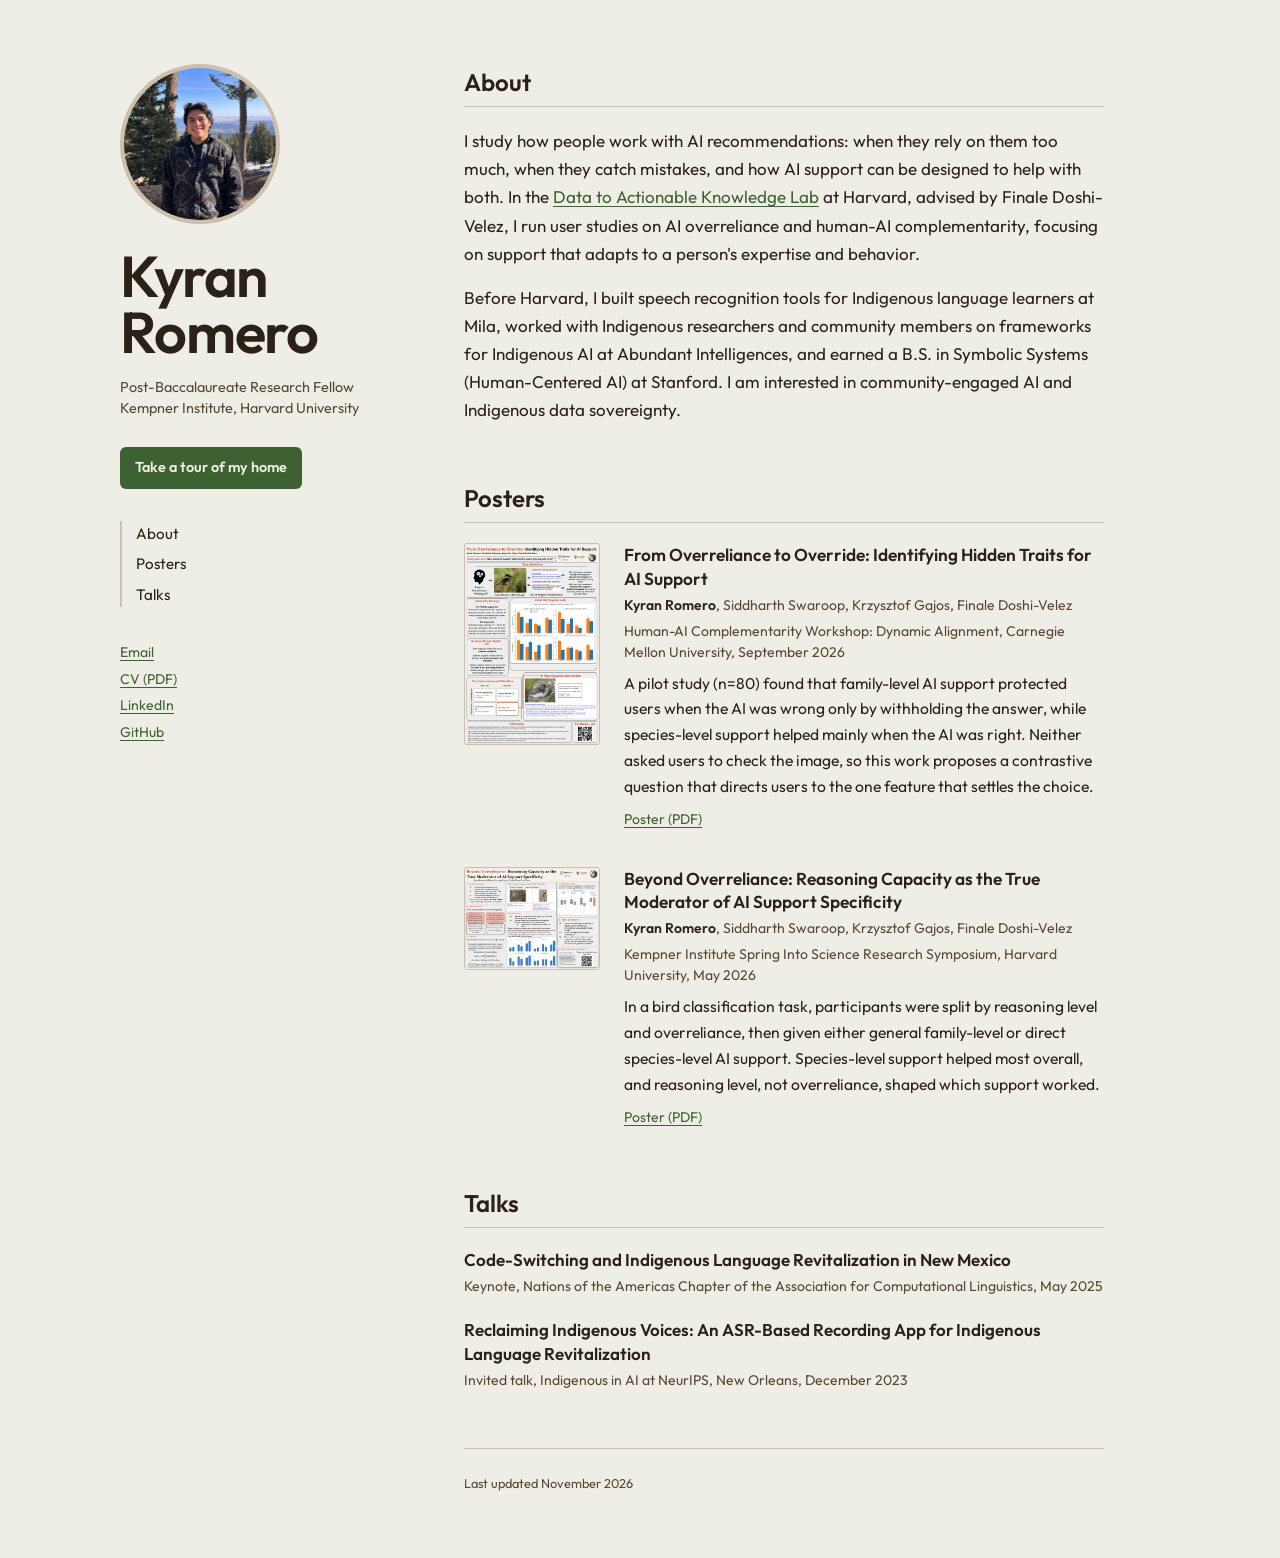
<file: index.html>
<!DOCTYPE html>
<html lang="en">
<head>
  <meta charset="utf-8">
  <meta name="viewport" content="width=device-width, initial-scale=1">
  <title>Kyran Romero</title>
  <meta name="description" content="Kyran Romero studies AI overreliance and human-AI complementarity at Harvard's Kempner Institute.">
  <link rel="preconnect" href="https://fonts.googleapis.com">
  <link rel="preconnect" href="https://fonts.gstatic.com" crossorigin>
  <link href="https://fonts.googleapis.com/css2?family=Outfit:wght@400;600&display=swap" rel="stylesheet">
  <link rel="stylesheet" href="styles.css">
</head>
<body>
  <!-- Decorative wandering cows in the side margins (wide screens only). See cows.js -->
  <div id="pasture" aria-hidden="true"></div>
  <div class="page">

    <!-- ===== Sidebar: name, role, links ===== -->
    <header class="sidebar">
      <img class="headshot" src="assets/headshot.jpg" alt="Kyran Romero" onerror="this.remove()">
      <h1 class="name">Kyran Romero</h1>
      <p class="role">Post-Baccalaureate Research Fellow<br>Kempner Institute, Harvard University</p>
      <a class="tour-button" href="tour.html">Take a tour of my home</a>

      <nav class="nav" aria-label="Sections">
        <a href="#about">About</a>
        <!-- <a href="#papers">Papers</a> -->
        <a href="#posters">Posters</a>
        <a href="#talks">Talks</a>
      </nav>

      <ul class="links">
        <li><a href="#" id="email-link">Email</a></li>
        <li><a href="assets/Kyran_Romero_CV.pdf">CV (PDF)</a></li>
        <li><a href="https://linkedin.com/in/kyran-romero">LinkedIn</a></li>
        <li><a href="https://github.com/kyranr07">GitHub</a></li>
        <!-- <li><a href="https://scholar.google.com/citations?user=YOUR-ID">Google Scholar</a></li> -->
      </ul>
    </header>

    <main class="content">

      <!-- ===== About ===== -->
      <section id="about">
        <h2>About</h2>
        <p>
          I study how people work with AI recommendations: when they rely on them too much, when
          they catch mistakes, and how AI support can be designed to help with both. In the
          <a href="https://dtak.github.io/">Data to Actionable Knowledge Lab</a> at Harvard, advised by
          Finale Doshi-Velez, I run user studies on AI overreliance and human-AI complementarity,
          focusing on support that adapts to a person's expertise and behavior.
        </p>
        <p>
          Before Harvard, I built speech recognition tools for Indigenous language learners at Mila,
          worked with Indigenous researchers and community members on frameworks for Indigenous AI
          at Abundant Intelligences, and earned a B.S. in Symbolic Systems (Human-Centered AI) at
          Stanford. I am interested in community-engaged AI and Indigenous data sovereignty.
        </p>
      </section>

      <!-- ===== Papers ===== -->
      <!-- <section id="papers">
        <h2>Papers</h2>
        <p class="empty">Papers will be listed here as they are published.</p> -->

        <!--
          TO ADD A PAPER: delete the "empty" line above, then copy this block.
          Newest first. Put PDFs in assets/papers/.

        <article class="entry">
          <h3 class="entry-title">Paper title goes here</h3>
          <p class="entry-authors"><strong>Kyran Romero</strong>, Coauthor Name, Finale Doshi-Velez</p>
          <p class="entry-venue">Venue name, 2027</p>
          <p class="entry-links">
            <a href="assets/papers/your-paper.pdf">PDF</a>
            <a href="https://arxiv.org/abs/XXXX.XXXXX">arXiv</a>
            <a href="https://github.com/YOUR-USERNAME/your-repo">Code</a>
          </p>
        </article>
        -->
      </section>

      <!-- ===== Posters ===== -->
      <section id="posters">
        <h2>Posters</h2>

        <!--
          TO ADD A POSTER: copy one <article class="poster"> block.
          Put the PDF and a PNG preview in assets/posters/ using the same base name.
          If the preview image is missing, it hides itself.
        -->

        <article class="poster">
          <a class="poster-thumb" href="assets/posters/2026-cmu-verification-override.pdf">
            <img src="assets/posters/2026-cmu-verification-override.png"
                 alt="Poster: From Overreliance to Override"
                 loading="lazy" onerror="this.parentElement.remove()">
          </a>
          <div class="poster-body">
            <h3 class="entry-title">From Overreliance to Override: Identifying Hidden Traits for AI Support</h3>
            <p class="entry-authors"><strong>Kyran Romero</strong>, Siddharth Swaroop, Krzysztof Gajos, Finale Doshi-Velez</p>
            <p class="entry-venue">Human-AI Complementarity Workshop: Dynamic Alignment, Carnegie Mellon University, September 2026</p>
            <p class="entry-summary">
              A pilot study (n=80) found that family-level AI support protected users when the AI was
              wrong only by withholding the answer, while species-level support helped mainly when the
              AI was right. Neither asked users to check the image, so this work proposes a contrastive
              question that directs users to the one feature that settles the choice.
            </p>
            <p class="entry-links"><a href="assets/posters/2026-cmu-verification-override.pdf">Poster (PDF)</a></p>
          </div>
        </article>

        <article class="poster">
          <a class="poster-thumb" href="assets/posters/2026-kempner-cognitive-differences.pdf">
            <img src="assets/posters/2026-kempner-cognitive-differences.png"
                 alt="Poster: Beyond Overreliance"
                 loading="lazy" onerror="this.parentElement.remove()">
          </a>
          <div class="poster-body">
            <h3 class="entry-title">Beyond Overreliance: Reasoning Capacity as the True Moderator of AI Support Specificity</h3>
            <p class="entry-authors"><strong>Kyran Romero</strong>, Siddharth Swaroop, Krzysztof Gajos, Finale Doshi-Velez</p>
            <p class="entry-venue">Kempner Institute Spring Into Science Research Symposium, Harvard University, May 2026</p>
            <p class="entry-summary">
              In a bird classification task, participants were split by reasoning level and overreliance,
              then given either general family-level or direct species-level AI support. Species-level
              support helped most overall, and reasoning level, not overreliance, shaped which support
              worked.
            </p>
            <p class="entry-links"><a href="assets/posters/2026-kempner-cognitive-differences.pdf">Poster (PDF)</a></p>
          </div>
        </article>
      </section>

      <!-- ===== Talks ===== -->
      <section id="talks">
        <h2>Talks</h2>
        <ul class="talks">
          <li>
            <span class="talk-title">Code-Switching and Indigenous Language Revitalization in New Mexico</span>
            <span class="talk-meta">Keynote, Nations of the Americas Chapter of the Association for Computational Linguistics, May 2025</span>
          </li>
          <li>
            <span class="talk-title">Reclaiming Indigenous Voices: An ASR-Based Recording App for Indigenous Language Revitalization</span>
            <span class="talk-meta">Invited talk, Indigenous in AI at NeurIPS, New Orleans, December 2023</span>
          </li>
        </ul>
      </section>

      <footer class="footer">
        <p>Last updated November 2026</p>
      </footer>
    </main>
  </div>
  <script>
    document.getElementById('email-link').addEventListener('click', function (e) {
      e.preventDefault();
      var addr = ['kromero', 'fas.harvard.edu'].join('@');
      this.textContent = addr;
      this.href = 'mailto:' + addr;
      window.location.href = this.href;
    });
  </script>
  <script src="cows.js"></script>
</body>
</html>
</file>
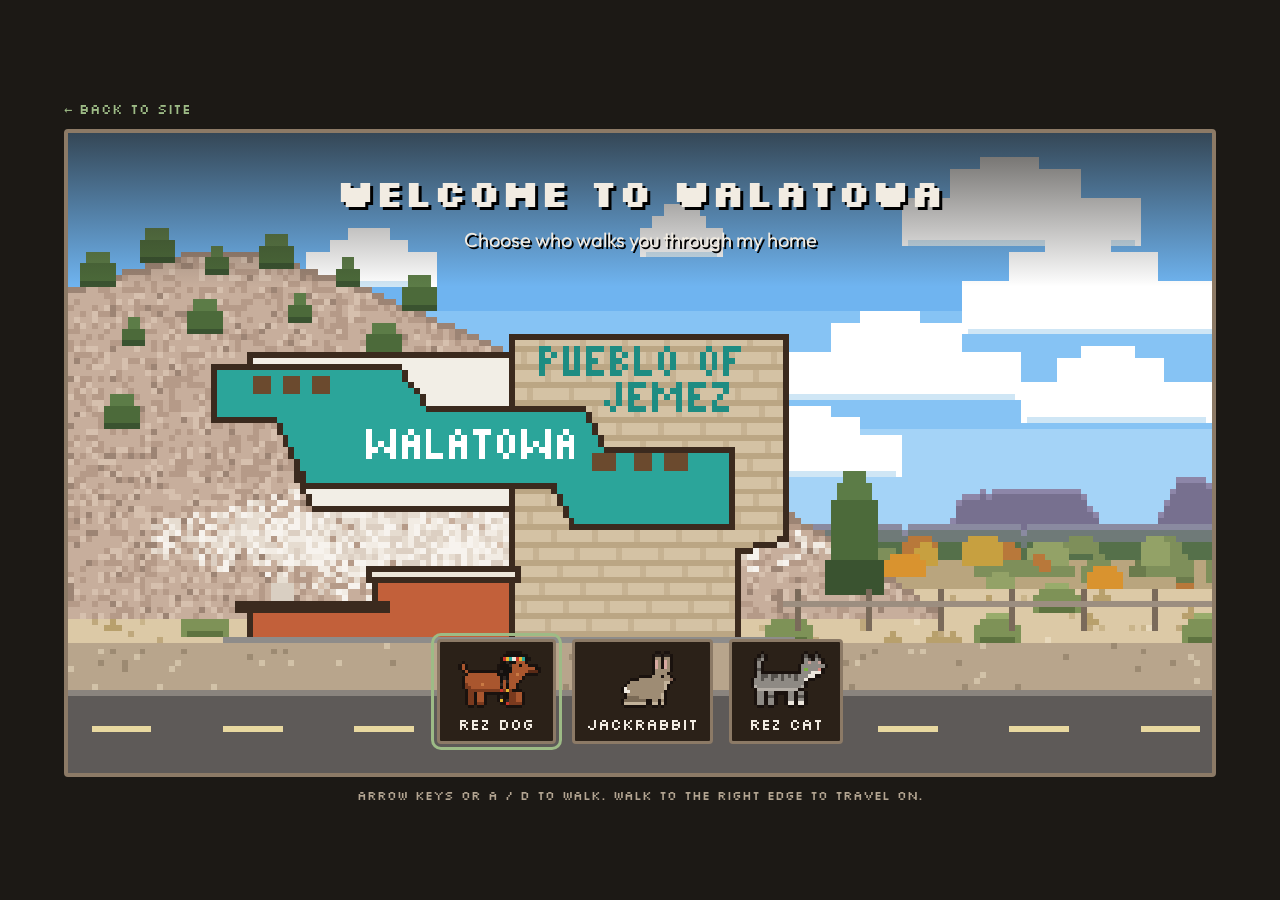
<file: tour.html>
<!DOCTYPE html>
<html lang="en">
<head>
  <meta charset="utf-8">
  <meta name="viewport" content="width=device-width, initial-scale=1, viewport-fit=cover">
  <title>A Tour of My Home</title>
  <meta name="description" content="A pixel-art walk through Jemez Pueblo, New Mexico.">
  <link rel="preconnect" href="https://fonts.googleapis.com">
  <link rel="preconnect" href="https://fonts.gstatic.com" crossorigin>
  <link href="https://fonts.googleapis.com/css2?family=Silkscreen:wght@400;700&family=Outfit:wght@400;600&display=swap" rel="stylesheet">
  <style>
    :root {
      --bg: #1C1915;
      --ink: #F2ECE2;
      --muted: #B3A592;
      --accent: #9DBB86;
      --panel: #2B2118;
      --panel-edge: #8C7A66;
      color-scheme: dark;
    }
    * { box-sizing: border-box; }
    html, body { margin: 0; height: 100%; }
    body {
      background: var(--bg);
      color: var(--ink);
      font-family: "Outfit", system-ui, sans-serif;
      display: flex;
      flex-direction: column;
      align-items: center;
      justify-content: center;
      min-height: 100vh;
      padding: env(safe-area-inset-top, 0px) 16px env(safe-area-inset-bottom, 0px);
      -webkit-user-select: none;
      user-select: none;
    }
    a { color: var(--accent); }
    a:focus-visible, button:focus-visible { outline: 3px solid var(--accent); outline-offset: 3px; }

    .topbar {
      width: 100%;
      max-width: var(--stage-w, 1152px);
      display: flex;
      justify-content: space-between;
      align-items: center;
      gap: 1rem;
      padding: 12px 0;
      font-family: "Silkscreen", monospace;
      font-size: 0.85rem;
    }
    .topbar a { text-decoration: none; }
    .place { color: var(--muted); }

    .stage {
      position: relative;
      width: var(--stage-w, 1152px);
      height: var(--stage-h, 648px);
      border: 4px solid var(--panel-edge);
      border-radius: 4px;
      overflow: hidden;
      background: #000;
    }
    canvas {
      display: block;
      width: 100%;
      height: 100%;
      image-rendering: pixelated;
      image-rendering: crisp-edges;
    }

    /* overlays */
    .layer { position: absolute; inset: 0; display: none; }
    .layer.show { display: flex; }

    .title {
      flex-direction: column;
      align-items: center;
      justify-content: space-between;
      padding: 3% 0 2.5%;
      text-align: center;
      background: linear-gradient(to bottom, rgba(28,25,21,0.7), rgba(28,25,21,0) 24%);
    }
    .title h1 {
      font-family: "Silkscreen", monospace;
      font-weight: 700;
      font-size: max(13px, calc(var(--u) * 3.4));
      margin: 0 0 0.25em;
      text-shadow: 3px 3px 0 #000;
    }
    .title p { margin: 0; font-size: max(10px, calc(var(--u) * 1.75)); text-shadow: 2px 2px 0 #000; }
    .pick { display: flex; gap: calc(var(--u) * 1.4); justify-content: center; }
    .pick button {
      font-family: "Silkscreen", monospace;
      font-size: max(10px, calc(var(--u) * 1.4));
      color: var(--ink);
      background: var(--panel);
      border: 3px solid var(--panel-edge);
      border-radius: 4px;
      padding: calc(var(--u) * 0.8) calc(var(--u) * 1) calc(var(--u) * 0.6);
      cursor: pointer;
      display: flex;
      flex-direction: column;
      align-items: center;
      gap: calc(var(--u) * 0.4);
      min-width: 6.5em;
    }
    .pick button:hover, .pick button[aria-pressed="true"] { border-color: var(--accent); background: #3A2E22; }
    .pick canvas { width: auto; height: max(20px, calc(var(--u) * 5)); }

    .card {
      position: absolute;
      top: 4%;
      left: 50%;
      transform: translateX(-50%);
      width: min(78%, 34rem);
      background: var(--panel);
      border: 3px solid var(--panel-edge);
      border-radius: 4px;
      padding: calc(var(--u) * 1.2) calc(var(--u) * 1.6);
      box-shadow: 4px 4px 0 rgba(0,0,0,0.45);
      display: none;
    }
    .card.show { display: block; }
    .card h2 {
      font-family: "Silkscreen", monospace;
      font-size: max(11px, calc(var(--u) * 1.9));
      margin: 0 0 0.35em;
      color: #E8C672;
    }
    .card p { margin: 0; font-size: max(10px, calc(var(--u) * 1.6)); line-height: 1.4; }

    .curtain {
      align-items: center;
      justify-content: center;
      background: var(--bg);
      font-family: "Silkscreen", monospace;
      font-size: max(13px, calc(var(--u) * 3));
      text-align: center;
      padding: 1rem;
      opacity: 0;
      transition: opacity 0.3s steps(4, end);
    }
    .curtain.show { opacity: 1; }

    .end {
      flex-direction: column;
      align-items: center;
      justify-content: center;
      gap: calc(var(--u) * 1.6);
      text-align: center;
      background: rgba(28,25,21,0.78);
      padding: 1rem;
    }
    .end h2 { font-family: "Silkscreen", monospace; font-size: max(13px, calc(var(--u) * 3)); margin: 0; }
    .end p { margin: 0; max-width: 30rem; font-size: max(10px, calc(var(--u) * 1.7)); }
    .btns { display: flex; gap: 12px; flex-wrap: wrap; justify-content: center; }
    .btn {
      font-family: "Silkscreen", monospace;
      font-size: max(10px, calc(var(--u) * 1.5));
      color: var(--ink);
      background: var(--panel);
      border: 3px solid var(--panel-edge);
      border-radius: 4px;
      padding: calc(var(--u) * 0.8) calc(var(--u) * 1.4);
      cursor: pointer;
      text-decoration: none;
    }
    .btn:hover { border-color: var(--accent); }

    .hint {
      font-family: "Silkscreen", monospace;
      font-size: 0.8rem;
      color: var(--muted);
      padding: 10px 0;
      text-align: center;
    }

    /* touch controls */
    .pad { display: none; gap: 16px; padding: 12px 0; }
    .pad button {
      font-family: "Silkscreen", monospace;
      font-size: 1.4rem;
      width: 72px; height: 56px;
      color: var(--ink);
      background: var(--panel);
      border: 3px solid var(--panel-edge);
      border-radius: 6px;
      touch-action: none;
    }
    .pad button:active { border-color: var(--accent); }
    .rotate { display: none; }
    @media (pointer: coarse) { .pad.active { display: flex; } .hint .keys { display: none; } }
    @media (pointer: coarse) and (orientation: portrait) { .rotate { display: inline; } }
  </style>
</head>
<body>
  <div class="topbar">
    <a href="index.html">&larr; Back to site</a>
    <span class="place" id="place" aria-live="polite"></span>
  </div>

  <div class="stage" id="stage">
    <canvas id="game" width="192" height="108" aria-label="A pixel-art walk through Jemez Pueblo"></canvas>

    <div class="layer title show" id="title">
      <div>
        <h1>Welcome to Walatowa</h1>
        <p>Choose who walks you through my home</p>
      </div>
      <div class="pick" id="pick"></div>
    </div>

    <div class="card" id="card" role="status" aria-live="polite">
      <h2 id="card-title"></h2>
      <p id="card-text"></p>
    </div>

    <div class="layer curtain" id="curtain"></div>

    <div class="layer end" id="end">
      <h2>Thanks for walking with me</h2>
      <p>That's a small piece of Jemez. If you'd like to see the research it inspires, head back to my site.</p>
      <div class="btns">
        <button class="btn" id="again" type="button">Walk it again</button>
        <a class="btn" href="index.html">Back to my site</a>
      </div>
    </div>
  </div>

  <div class="pad" id="pad">
    <button type="button" id="left" aria-label="Walk left">&#9664;</button>
    <button type="button" id="right" aria-label="Walk right">&#9654;</button>
  </div>
  <div class="hint" id="hint"><span class="keys">Arrow keys or A / D to walk. </span><span class="rotate">Turn your phone sideways for a bigger view. </span>Walk to the right edge to travel on.</div>

  <script src="tour.js"></script>
</body>
</html>
</file>
<file: styles.css>
/* ===== Tokens ===== */
:root {
  --bg: #EFEEE6;        /* light stone */
  --ink: #2B2118;       /* dark umber, main text */
  --muted: #5A4633;     /* warm brown, secondary text */
  --accent: #3D6130;    /* forest green, links */
  --rule: #CDBFA8;      /* sand brown, dividers */
  --thumb-bg: #E3DED1;
  --cow-line: #2B2118;   /* cow outline */

  /* Outfit everywhere. To change fonts, edit these two lines and the font link in index.html */
  --serif: "Outfit", system-ui, -apple-system, "Segoe UI", sans-serif;
  --sans: "Outfit", system-ui, -apple-system, "Segoe UI", sans-serif;

  color-scheme: light;
}

@media (prefers-color-scheme: dark) {
  :root {
    --bg: #1C1915;      /* dark soil */
    --ink: #ECE6DA;
    --muted: #B3A592;
    --accent: #9DBB86;  /* sage */
    --rule: #4A3F33;
    --thumb-bg: #26221C;
    --cow-line: #8C7A66;
    color-scheme: dark;
  }
}

/* ===== Base ===== */
*, *::before, *::after { box-sizing: border-box; }

html { scroll-behavior: smooth; }
@media (prefers-reduced-motion: reduce) { html { scroll-behavior: auto; } }

body {
  margin: 0;
  background: var(--bg);
  color: var(--ink);
  font-family: var(--serif);
  font-size: 1.0625rem;
  line-height: 1.65;
  -webkit-font-smoothing: antialiased;
}

a {
  color: var(--accent);
  text-decoration: underline;
  text-decoration-thickness: 1px;
  text-underline-offset: 0.18em;
}
a:hover { text-decoration-thickness: 2px; }
a:focus-visible {
  outline: 2px solid var(--accent);
  outline-offset: 3px;
  border-radius: 2px;
}

img { max-width: 100%; display: block; }

/* ===== Layout ===== */
.page {
  max-width: 68rem;
  margin: 0 auto;
  padding: 4rem 1.5rem 3rem;
  display: grid;
  grid-template-columns: 17rem minmax(0, 1fr);
  gap: 4.5rem;
}

.sidebar {
  position: sticky;
  top: 4rem;
  align-self: start;
}

.content { max-width: 40rem; }

/* ===== Sidebar ===== */
.headshot {
  width: 10rem;
  height: 10rem;
  object-fit: cover;
  border-radius: 50%;
  border: 4px solid var(--rule);
  margin-bottom: 1.5rem;
}

.name {
  font-family: var(--serif);
  font-optical-sizing: auto;
  font-weight: 600;
  font-size: clamp(2.6rem, 5vw, 3.6rem);
  line-height: 0.98;
  letter-spacing: -0.02em;
  margin: 0 0 1rem;
}

.role {
  font-family: var(--sans);
  font-size: 0.9rem;
  line-height: 1.5;
  color: var(--muted);
  margin: 0 0 2rem;
}

.nav {
  display: flex;
  flex-direction: column;
  gap: 0.35rem;
  margin-bottom: 2rem;
  padding-left: 0.9rem;
  border-left: 2px solid var(--rule);
  font-family: var(--sans);
  font-size: 0.95rem;
}
.nav a { color: var(--ink); text-decoration: none; }
.nav a:hover { color: var(--accent); }

.links {
  list-style: none;
  margin: 0;
  padding: 0;
  font-family: var(--sans);
  font-size: 0.875rem;
  line-height: 1.9;
}

/* ===== Tour button ===== */
.tour-button {
  display: inline-block;
  margin: -0.75rem 0 2rem;
  padding: 0.55rem 0.95rem;
  font-family: var(--sans);
  font-size: 0.9rem;
  font-weight: 600;
  color: var(--bg);
  background: var(--accent);
  border-radius: 6px;
  text-decoration: none;
}
.tour-button:hover { text-decoration: none; filter: brightness(1.08); }

/* ===== Sections ===== */
section { padding-top: 0.25rem; margin-bottom: 3.5rem; scroll-margin-top: 2rem; }

h2 {
  font-family: var(--serif);
  font-weight: 600;
  font-size: 1.5rem;
  line-height: 1.2;
  margin: 0 0 1.25rem;
  padding-bottom: 0.6rem;
  border-bottom: 1px solid var(--rule);
}

p { margin: 0 0 1rem; }

.empty { color: var(--muted); font-style: italic; }

/* ===== Paper and poster entries ===== */
.entry { margin-bottom: 1.75rem; }

.entry-title {
  font-family: var(--serif);
  font-weight: 600;
  font-size: 1.08rem;
  line-height: 1.35;
  margin: 0 0 0.3rem;
}

.entry-authors,
.entry-venue {
  font-family: var(--sans);
  font-size: 0.875rem;
  line-height: 1.5;
  color: var(--muted);
  margin: 0 0 0.3rem;
}
.entry-authors strong { color: var(--ink); font-weight: 600; }

.entry-summary { font-size: 0.98rem; margin: 0.5rem 0; }

.entry-links {
  font-family: var(--sans);
  font-size: 0.875rem;
  display: flex;
  flex-wrap: wrap;
  gap: 1rem;
  margin: 0.4rem 0 0;
}

.poster {
  display: grid;
  grid-template-columns: 8.5rem minmax(0, 1fr);
  gap: 1.5rem;
  align-items: start;
  margin-bottom: 2.25rem;
}
.poster:not(:has(.poster-thumb)) { grid-template-columns: minmax(0, 1fr); }

.poster-thumb {
  display: block;
  background: var(--thumb-bg);
  border: 1px solid var(--rule);
  border-radius: 3px;
  overflow: hidden;
}
.poster-thumb img { width: 100%; height: auto; }

/* ===== Talks ===== */
.talks { list-style: none; margin: 0; padding: 0; }
.talks li { margin-bottom: 1.25rem; }
.talk-title { display: block; font-weight: 600; line-height: 1.4; }
.talk-meta {
  display: block;
  font-family: var(--sans);
  font-size: 0.875rem;
  color: var(--muted);
  margin-top: 0.2rem;
}

/* ===== Footer ===== */
.footer {
  font-family: var(--sans);
  font-size: 0.8rem;
  color: var(--muted);
  padding-top: 1.5rem;
  border-top: 1px solid var(--rule);
}

/* ===== Small screens ===== */
@media (max-width: 760px) {
  .page {
    grid-template-columns: 1fr;
    gap: 2.5rem;
    padding-top: 2.5rem;
  }
  .sidebar { position: static; }
  .nav {
    flex-direction: row;
    flex-wrap: wrap;
    gap: 0.4rem 1.2rem;
    padding-left: 0;
    border-left: 0;
  }
  .poster { grid-template-columns: 5.5rem minmax(0, 1fr); gap: 1rem; }
}


/* ===== Wandering cows (decorative, side margins only; see cows.js) ===== */
.page { position: relative; z-index: 1; }
#pasture {
  position: fixed;
  inset: 0;
  pointer-events: none;
  z-index: 0;
  overflow: hidden;
}
#pasture[hidden] { display: none; }
#pasture svg { position: absolute; left: 0; top: 0; display: block; overflow: visible; }
.tuft { transform-origin: 50% 100%; transition: transform 1.2s steps(3, end); }
.tuft.nibbled { transform: scaleY(0.45); }

.cow .head-down,
.cow .legs-b { visibility: hidden; }
.cow.grazing .head-up { visibility: hidden; }
.cow.grazing .head-down { visibility: visible; animation: chew 1.1s steps(1, end) infinite; }
.cow.walking .legs-a { animation: step-a 0.5s steps(1, end) infinite; }
.cow.walking .legs-b { animation: step-b 0.5s steps(1, end) infinite; }
.cow .tail { animation: swish 3.4s steps(1, end) infinite; }

@keyframes chew   { 0% { transform: translateY(0); } 50% { transform: translateY(1px); } }
@keyframes step-a { 0% { visibility: visible; } 50% { visibility: hidden; } }
@keyframes step-b { 0% { visibility: hidden; } 50% { visibility: visible; } }
@keyframes swish  { 0%, 75% { transform: translateX(0); } 85% { transform: translateX(-1px); } }

@media (prefers-reduced-motion: reduce) {
  .cow .head-down, .cow .tail, .cow .legs-a, .cow .legs-b { animation: none; }
}
</file>
